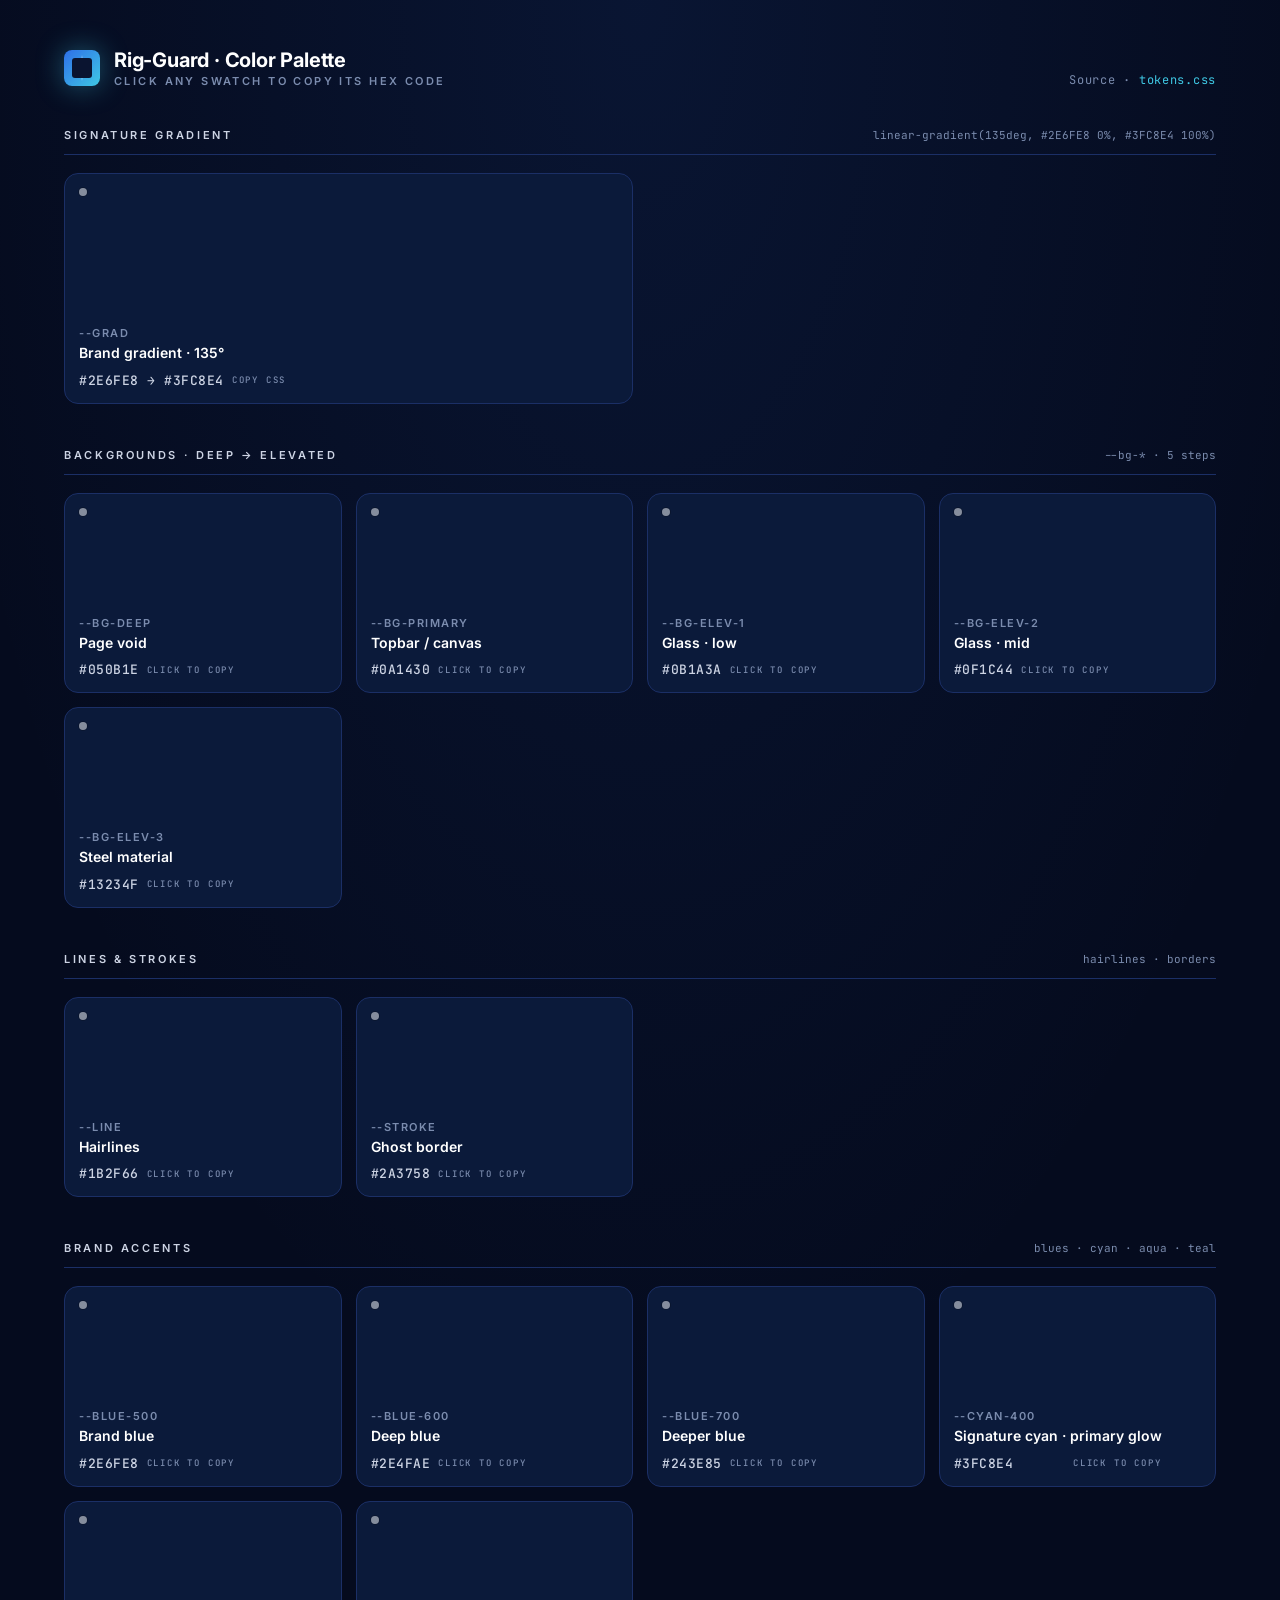
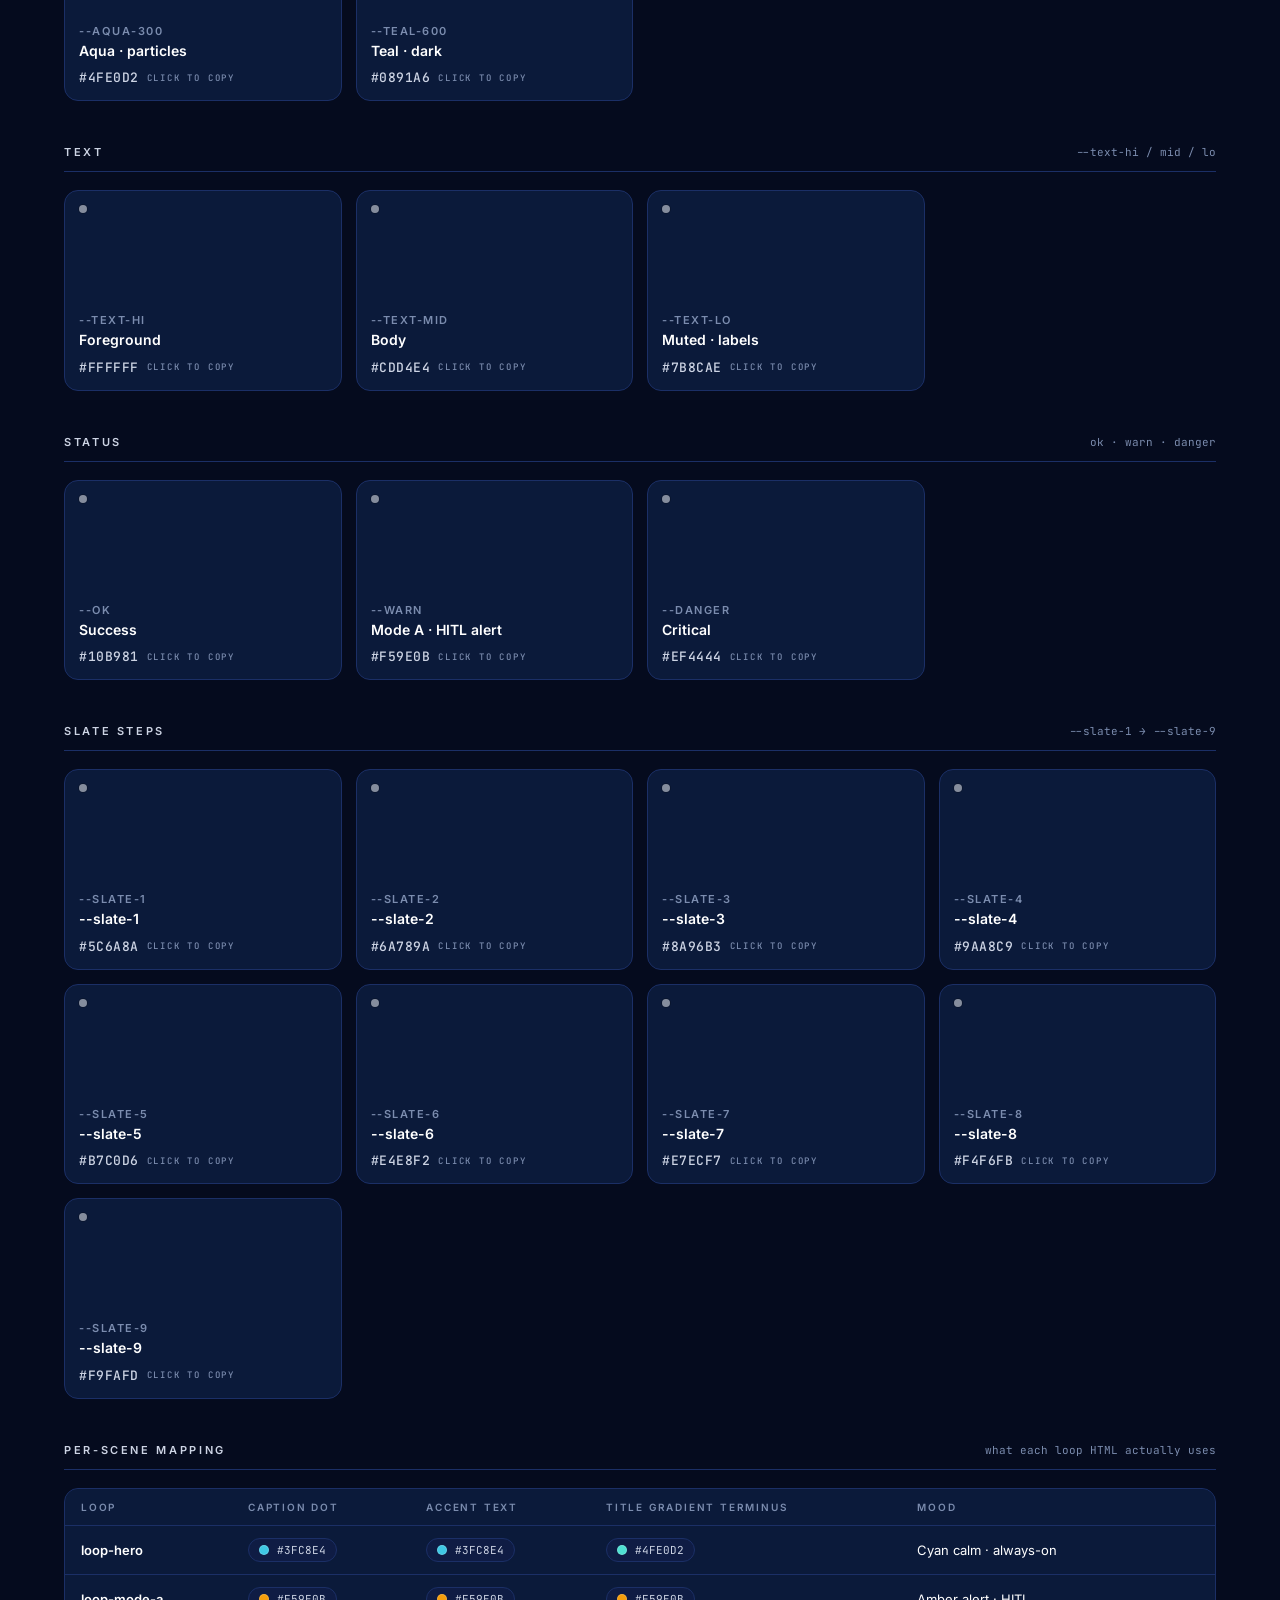
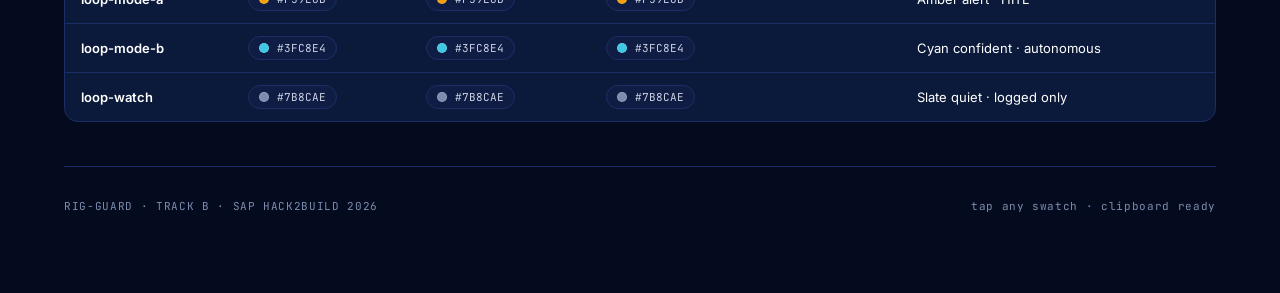
<file: palette.html>
<!doctype html>
<html lang="en">
<head>
<meta charset="utf-8">
<meta name="viewport" content="width=device-width,initial-scale=1">
<title>Rig-Guard · Color Palette</title>
<link rel="stylesheet" href="tokens.css">
<link rel="preconnect" href="https://fonts.googleapis.com">
<link rel="preconnect" href="https://fonts.gstatic.com" crossorigin>
<link href="https://fonts.googleapis.com/css2?family=Inter:wght@400;500;600;700&family=JetBrains+Mono:wght@400;500;600&display=swap" rel="stylesheet">
<style>
  * { box-sizing: border-box; margin: 0; padding: 0; }
  html, body {
    background: var(--bg-deep);
    color: var(--text-hi);
    font-family: 'Inter', -apple-system, BlinkMacSystemFont, "Segoe UI", Roboto, sans-serif;
    min-height: 100%;
  }
  body {
    padding: 48px clamp(24px, 5vw, 64px) 80px;
    background:
      radial-gradient(ellipse 80% 60% at 50% 0%, rgba(46,111,232,0.10), transparent 70%),
      var(--bg-deep);
  }

  header {
    max-width: 1280px; margin: 0 auto 40px;
    display: flex; align-items: flex-end; justify-content: space-between;
    gap: 24px; flex-wrap: wrap;
  }
  .brand {
    display: flex; align-items: center; gap: 14px;
  }
  .brand-mark {
    width: 36px; height: 36px;
    background: var(--grad);
    border-radius: 8px; position: relative;
    box-shadow: 0 0 28px rgba(63,200,228,0.4);
  }
  .brand-mark::after {
    content: ""; position: absolute; inset: 8px;
    background: var(--bg-primary); border-radius: 3px;
  }
  .brand-mark::before {
    content: ""; position: absolute; left: 50%; top: 5px; bottom: 5px;
    width: 2px; transform: translateX(-50%);
    background: linear-gradient(180deg, transparent, #fff, transparent);
  }
  .brand-name {
    font-weight: 700; letter-spacing: -0.01em; font-size: 20px;
  }
  .brand-sub {
    font-size: 11px; font-weight: 600;
    letter-spacing: 0.22em; text-transform: uppercase;
    color: var(--text-lo);
    margin-top: 2px;
  }
  .header-meta {
    font-size: 12px; color: var(--text-lo);
    font-family: 'JetBrains Mono', monospace;
    letter-spacing: 0.06em;
  }
  .header-meta a { color: var(--cyan-400); text-decoration: none; }
  .header-meta a:hover { text-decoration: underline; }

  /* Section */
  section { max-width: 1280px; margin: 0 auto 44px; }
  .section-head {
    display: flex; align-items: baseline; justify-content: space-between;
    gap: 16px; margin-bottom: 18px;
    border-bottom: 1px solid var(--line);
    padding-bottom: 12px;
  }
  .section-head h2 {
    font-size: 11px; font-weight: 600;
    letter-spacing: 0.24em; text-transform: uppercase;
    color: var(--text-mid);
  }
  .section-head .hint {
    font-size: 11px; color: var(--text-lo);
    font-family: 'JetBrains Mono', monospace;
  }

  .grid {
    display: grid;
    grid-template-columns: repeat(auto-fill, minmax(220px, 1fr));
    gap: 14px;
  }

  /* Swatch card */
  .swatch {
    display: flex; flex-direction: column;
    border: 1px solid var(--line);
    border-radius: 14px;
    background: var(--bg-elev-1);
    overflow: hidden;
    cursor: pointer;
    transition: transform 200ms var(--ease), border-color 200ms var(--ease), box-shadow 200ms var(--ease);
    position: relative;
    text-align: left;
    font: inherit; color: inherit;
    user-select: none;
  }
  .swatch:hover {
    transform: translateY(-2px);
    border-color: var(--blue-500);
    box-shadow: 0 0 0 1px rgba(46,111,232,0.2), 0 12px 32px rgba(0,0,0,0.45), 0 0 24px rgba(63,200,228,0.12);
  }
  .swatch:focus-visible {
    outline: none;
    border-color: var(--cyan-400);
    box-shadow: 0 0 0 2px rgba(63,200,228,0.5);
  }
  .swatch.copied { border-color: var(--cyan-400); }

  .chip-fill {
    height: 110px;
    border-bottom: 1px solid var(--line);
    position: relative;
  }
  .chip-fill::after {
    content: "";
    position: absolute; left: 14px; top: 14px;
    width: 8px; height: 8px; border-radius: 50%;
    background: rgba(255,255,255,0.5);
    box-shadow: 0 0 0 1px rgba(0,0,0,0.2);
  }

  .chip-meta {
    padding: 12px 14px 14px;
    display: flex; flex-direction: column; gap: 4px;
  }
  .chip-token {
    font-size: 11px; font-weight: 600;
    letter-spacing: 0.14em; text-transform: uppercase;
    color: var(--text-lo);
  }
  .chip-name {
    font-size: 14px; font-weight: 600;
    color: var(--text-hi);
    line-height: 1.25;
  }
  .chip-hex {
    margin-top: 6px;
    font-family: 'JetBrains Mono', monospace;
    font-size: 13px; font-weight: 500;
    color: var(--text-mid);
    letter-spacing: 0.04em;
    display: flex; align-items: center; justify-content: space-between;
    gap: 8px;
  }
  .chip-hex .cta {
    font-size: 9px; letter-spacing: 0.2em;
    text-transform: uppercase;
    color: var(--text-lo);
    transition: color 200ms var(--ease);
  }
  .swatch:hover .chip-hex .cta { color: var(--cyan-400); }

  /* Special big swatch for the gradient */
  .swatch.wide { grid-column: span 2; }
  .swatch.wide .chip-fill { height: 140px; }
  @media (max-width: 540px) { .swatch.wide { grid-column: span 1; } }

  /* Toast */
  .toast {
    position: fixed; left: 50%; bottom: 28px;
    transform: translate(-50%, 20px);
    padding: 10px 16px;
    background: rgba(11, 26, 58, 0.92);
    backdrop-filter: blur(10px);
    border: 1px solid var(--cyan-400);
    border-radius: 999px;
    font-family: 'JetBrains Mono', monospace;
    font-size: 12px; color: var(--text-hi);
    letter-spacing: 0.04em;
    box-shadow: 0 12px 40px rgba(0,0,0,0.5), 0 0 24px rgba(63,200,228,0.4);
    opacity: 0;
    pointer-events: none;
    transition: opacity 200ms var(--ease), transform 200ms var(--ease);
    z-index: 100;
  }
  .toast.in {
    opacity: 1; transform: translate(-50%, 0);
  }
  .toast .check {
    display: inline-flex; align-items: center; justify-content: center;
    width: 14px; height: 14px; border-radius: 50%;
    background: var(--grad);
    margin-right: 8px;
    font-size: 9px; font-weight: 700; color: #fff;
  }

  /* Per-scene mapping table */
  .map {
    overflow-x: auto;
    border: 1px solid var(--line);
    border-radius: 14px;
    background: var(--bg-elev-1);
  }
  table.map-table {
    width: 100%; border-collapse: collapse;
    font-size: 13px;
  }
  table.map-table th, table.map-table td {
    text-align: left;
    padding: 12px 16px;
    border-bottom: 1px solid var(--line);
  }
  table.map-table th {
    font-size: 10px; font-weight: 600;
    letter-spacing: 0.18em; text-transform: uppercase;
    color: var(--text-lo);
    background: rgba(11,26,58,0.4);
  }
  table.map-table tr:last-child td { border-bottom: none; }
  table.map-table .scene-name { font-weight: 600; }
  .pill {
    display: inline-flex; align-items: center; gap: 8px;
    padding: 4px 10px;
    border-radius: 999px;
    border: 1px solid var(--line);
    background: var(--bg-elev-2);
    font-family: 'JetBrains Mono', monospace; font-size: 11px;
    color: var(--text-mid);
    cursor: pointer;
    transition: border-color 200ms var(--ease);
  }
  .pill:hover { border-color: var(--cyan-400); }
  .pill .swatch-dot {
    width: 10px; height: 10px; border-radius: 50%;
    border: 1px solid rgba(255,255,255,0.18);
  }

  footer {
    max-width: 1280px; margin: 0 auto;
    padding-top: 32px;
    border-top: 1px solid var(--line);
    font-size: 11px; color: var(--text-lo);
    font-family: 'JetBrains Mono', monospace;
    letter-spacing: 0.06em;
    display: flex; justify-content: space-between; gap: 16px; flex-wrap: wrap;
  }
</style>
</head>
<body>

<header>
  <div class="brand">
    <div class="brand-mark"></div>
    <div>
      <div class="brand-name">Rig-Guard · Color Palette</div>
      <div class="brand-sub">Click any swatch to copy its hex code</div>
    </div>
  </div>
  <div class="header-meta">
    Source · <a href="tokens.css">tokens.css</a>
  </div>
</header>

<!-- Signature gradient -->
<section>
  <div class="section-head">
    <h2>Signature gradient</h2>
    <span class="hint">linear-gradient(135deg, #2E6FE8 0%, #3FC8E4 100%)</span>
  </div>
  <div class="grid">
    <button class="swatch wide" data-copy="linear-gradient(135deg, #2E6FE8 0%, #3FC8E4 100%)">
      <div class="chip-fill" style="background: linear-gradient(135deg, #2E6FE8 0%, #3FC8E4 100%); box-shadow: inset 0 0 64px rgba(63,200,228,0.4);"></div>
      <div class="chip-meta">
        <span class="chip-token">--grad</span>
        <span class="chip-name">Brand gradient · 135°</span>
        <span class="chip-hex"><span>#2E6FE8 → #3FC8E4</span><span class="cta">copy css</span></span>
      </div>
    </button>
  </div>
</section>

<!-- Backgrounds -->
<section>
  <div class="section-head">
    <h2>Backgrounds · deep → elevated</h2>
    <span class="hint">--bg-* · 5 steps</span>
  </div>
  <div class="grid" id="grid-bg"></div>
</section>

<!-- Lines & strokes -->
<section>
  <div class="section-head">
    <h2>Lines &amp; strokes</h2>
    <span class="hint">hairlines · borders</span>
  </div>
  <div class="grid" id="grid-line"></div>
</section>

<!-- Brand accents -->
<section>
  <div class="section-head">
    <h2>Brand accents</h2>
    <span class="hint">blues · cyan · aqua · teal</span>
  </div>
  <div class="grid" id="grid-accent"></div>
</section>

<!-- Text -->
<section>
  <div class="section-head">
    <h2>Text</h2>
    <span class="hint">--text-hi / mid / lo</span>
  </div>
  <div class="grid" id="grid-text"></div>
</section>

<!-- Status -->
<section>
  <div class="section-head">
    <h2>Status</h2>
    <span class="hint">ok · warn · danger</span>
  </div>
  <div class="grid" id="grid-status"></div>
</section>

<!-- Slate -->
<section>
  <div class="section-head">
    <h2>Slate steps</h2>
    <span class="hint">--slate-1 → --slate-9</span>
  </div>
  <div class="grid" id="grid-slate"></div>
</section>

<!-- Per-scene mapping -->
<section>
  <div class="section-head">
    <h2>Per-scene mapping</h2>
    <span class="hint">what each loop HTML actually uses</span>
  </div>
  <div class="map">
    <table class="map-table">
      <thead>
        <tr>
          <th>Loop</th>
          <th>Caption dot</th>
          <th>Accent text</th>
          <th>Title gradient terminus</th>
          <th>Mood</th>
        </tr>
      </thead>
      <tbody>
        <tr>
          <td class="scene-name">loop-hero</td>
          <td><button class="pill" data-copy="#3FC8E4"><span class="swatch-dot" style="background:#3FC8E4"></span>#3FC8E4</button></td>
          <td><button class="pill" data-copy="#3FC8E4"><span class="swatch-dot" style="background:#3FC8E4"></span>#3FC8E4</button></td>
          <td><button class="pill" data-copy="#4FE0D2"><span class="swatch-dot" style="background:#4FE0D2"></span>#4FE0D2</button></td>
          <td>Cyan calm · always-on</td>
        </tr>
        <tr>
          <td class="scene-name">loop-mode-a</td>
          <td><button class="pill" data-copy="#F59E0B"><span class="swatch-dot" style="background:#F59E0B"></span>#F59E0B</button></td>
          <td><button class="pill" data-copy="#F59E0B"><span class="swatch-dot" style="background:#F59E0B"></span>#F59E0B</button></td>
          <td><button class="pill" data-copy="#F59E0B"><span class="swatch-dot" style="background:#F59E0B"></span>#F59E0B</button></td>
          <td>Amber alert · HITL</td>
        </tr>
        <tr>
          <td class="scene-name">loop-mode-b</td>
          <td><button class="pill" data-copy="#3FC8E4"><span class="swatch-dot" style="background:#3FC8E4"></span>#3FC8E4</button></td>
          <td><button class="pill" data-copy="#3FC8E4"><span class="swatch-dot" style="background:#3FC8E4"></span>#3FC8E4</button></td>
          <td><button class="pill" data-copy="#3FC8E4"><span class="swatch-dot" style="background:#3FC8E4"></span>#3FC8E4</button></td>
          <td>Cyan confident · autonomous</td>
        </tr>
        <tr>
          <td class="scene-name">loop-watch</td>
          <td><button class="pill" data-copy="#7B8CAE"><span class="swatch-dot" style="background:#7B8CAE"></span>#7B8CAE</button></td>
          <td><button class="pill" data-copy="#7B8CAE"><span class="swatch-dot" style="background:#7B8CAE"></span>#7B8CAE</button></td>
          <td><button class="pill" data-copy="#7B8CAE"><span class="swatch-dot" style="background:#7B8CAE"></span>#7B8CAE</button></td>
          <td>Slate quiet · logged only</td>
        </tr>
      </tbody>
    </table>
  </div>
</section>

<footer>
  <span>RIG-GUARD · TRACK B · SAP HACK2BUILD 2026</span>
  <span>tap any swatch · clipboard ready</span>
</footer>

<div class="toast" id="toast"><span class="check">✓</span><span id="toastText">Copied #000000</span></div>

<script>
  const PALETTE = {
    bg: [
      { token: '--bg-deep',    name: 'Page void',         hex: '#050B1E' },
      { token: '--bg-primary', name: 'Topbar / canvas',   hex: '#0A1430' },
      { token: '--bg-elev-1',  name: 'Glass · low',       hex: '#0B1A3A' },
      { token: '--bg-elev-2',  name: 'Glass · mid',       hex: '#0F1C44' },
      { token: '--bg-elev-3',  name: 'Steel material',    hex: '#13234F' },
    ],
    line: [
      { token: '--line',   name: 'Hairlines',  hex: '#1B2F66' },
      { token: '--stroke', name: 'Ghost border', hex: '#2A3758' },
    ],
    accent: [
      { token: '--blue-500', name: 'Brand blue',    hex: '#2E6FE8' },
      { token: '--blue-600', name: 'Deep blue',     hex: '#2E4FAE' },
      { token: '--blue-700', name: 'Deeper blue',   hex: '#243E85' },
      { token: '--cyan-400', name: 'Signature cyan · primary glow', hex: '#3FC8E4' },
      { token: '--aqua-300', name: 'Aqua · particles', hex: '#4FE0D2' },
      { token: '--teal-600', name: 'Teal · dark',   hex: '#0891A6' },
    ],
    text: [
      { token: '--text-hi',  name: 'Foreground',    hex: '#FFFFFF' },
      { token: '--text-mid', name: 'Body',          hex: '#CDD4E4' },
      { token: '--text-lo',  name: 'Muted · labels', hex: '#7B8CAE' },
    ],
    status: [
      { token: '--ok',     name: 'Success',  hex: '#10B981' },
      { token: '--warn',   name: 'Mode A · HITL alert', hex: '#F59E0B' },
      { token: '--danger', name: 'Critical', hex: '#EF4444' },
    ],
    slate: [
      { token: '--slate-1', hex: '#5C6A8A' },
      { token: '--slate-2', hex: '#6A789A' },
      { token: '--slate-3', hex: '#8A96B3' },
      { token: '--slate-4', hex: '#9AA8C9' },
      { token: '--slate-5', hex: '#B7C0D6' },
      { token: '--slate-6', hex: '#E4E8F2' },
      { token: '--slate-7', hex: '#E7ECF7' },
      { token: '--slate-8', hex: '#F4F6FB' },
      { token: '--slate-9', hex: '#F9FAFD' },
    ],
  };

  function makeSwatch(c) {
    const btn = document.createElement('button');
    btn.className = 'swatch';
    btn.dataset.copy = c.hex;
    btn.innerHTML = `
      <div class="chip-fill" style="background:${c.hex};"></div>
      <div class="chip-meta">
        <span class="chip-token">${c.token}</span>
        <span class="chip-name">${c.name || c.token}</span>
        <span class="chip-hex"><span>${c.hex}</span><span class="cta">click to copy</span></span>
      </div>
    `;
    return btn;
  }

  function fillGrid(id, items) {
    const el = document.getElementById(id);
    items.forEach(it => el.appendChild(makeSwatch(it)));
  }
  fillGrid('grid-bg',     PALETTE.bg);
  fillGrid('grid-line',   PALETTE.line);
  fillGrid('grid-accent', PALETTE.accent);
  fillGrid('grid-text',   PALETTE.text);
  fillGrid('grid-status', PALETTE.status);
  fillGrid('grid-slate',  PALETTE.slate);

  // Copy on click
  const toast = document.getElementById('toast');
  const toastText = document.getElementById('toastText');
  let toastTimer;

  async function copyToClipboard(text) {
    try {
      await navigator.clipboard.writeText(text);
      return true;
    } catch (e) {
      // Fallback
      const ta = document.createElement('textarea');
      ta.value = text;
      ta.style.position = 'fixed'; ta.style.opacity = '0';
      document.body.appendChild(ta);
      ta.select();
      let ok = false;
      try { ok = document.execCommand('copy'); } catch (_) {}
      document.body.removeChild(ta);
      return ok;
    }
  }

  function showToast(msg) {
    toastText.textContent = msg;
    toast.classList.add('in');
    clearTimeout(toastTimer);
    toastTimer = setTimeout(() => toast.classList.remove('in'), 1500);
  }

  document.body.addEventListener('click', async (e) => {
    const t = e.target.closest('[data-copy]');
    if (!t) return;
    const val = t.dataset.copy;
    const ok = await copyToClipboard(val);
    if (ok) {
      t.classList.add('copied');
      setTimeout(() => t.classList.remove('copied'), 600);
      showToast('Copied ' + val);
    } else {
      showToast('Copy failed — select & copy manually');
    }
  });

  // Keyboard accessibility
  document.body.addEventListener('keydown', (e) => {
    if ((e.key === 'Enter' || e.key === ' ') && document.activeElement.matches('[data-copy]')) {
      e.preventDefault();
      document.activeElement.click();
    }
  });
</script>

</body>
</html>
</file>
<file: tokens.css>
/* Rig-Guard design tokens — extracted from brief §2.1 */
:root {
  /* Backgrounds */
  --bg-deep: #050B1E;
  --bg-primary: #0A1430;
  --bg-elev-1: #0B1A3A;
  --bg-elev-2: #0F1C44;
  --bg-elev-3: #13234F;

  /* Lines */
  --line: #1B2F66;
  --stroke: #2A3758;

  /* Accents */
  --blue-500: #2E6FE8;
  --blue-600: #2E4FAE;
  --blue-700: #243E85;
  --cyan-400: #3FC8E4;
  --aqua-300: #4FE0D2;
  --teal-600: #0891A6;

  /* Text */
  --text-hi: #FFFFFF;
  --text-mid: #CDD4E4;
  --text-lo: #7B8CAE;

  /* Slate steps */
  --slate-1: #5C6A8A;
  --slate-2: #6A789A;
  --slate-3: #8A96B3;
  --slate-4: #9AA8C9;
  --slate-5: #B7C0D6;
  --slate-6: #E4E8F2;
  --slate-7: #E7ECF7;
  --slate-8: #F4F6FB;
  --slate-9: #F9FAFD;

  /* Status */
  --ok: #10B981;
  --warn: #F59E0B;
  --danger: #EF4444;

  /* Signature gradient */
  --grad: linear-gradient(135deg, #2E6FE8 0%, #3FC8E4 100%);

  /* Easing */
  --ease: cubic-bezier(0.22, 1, 0.36, 1);
}
</file>
